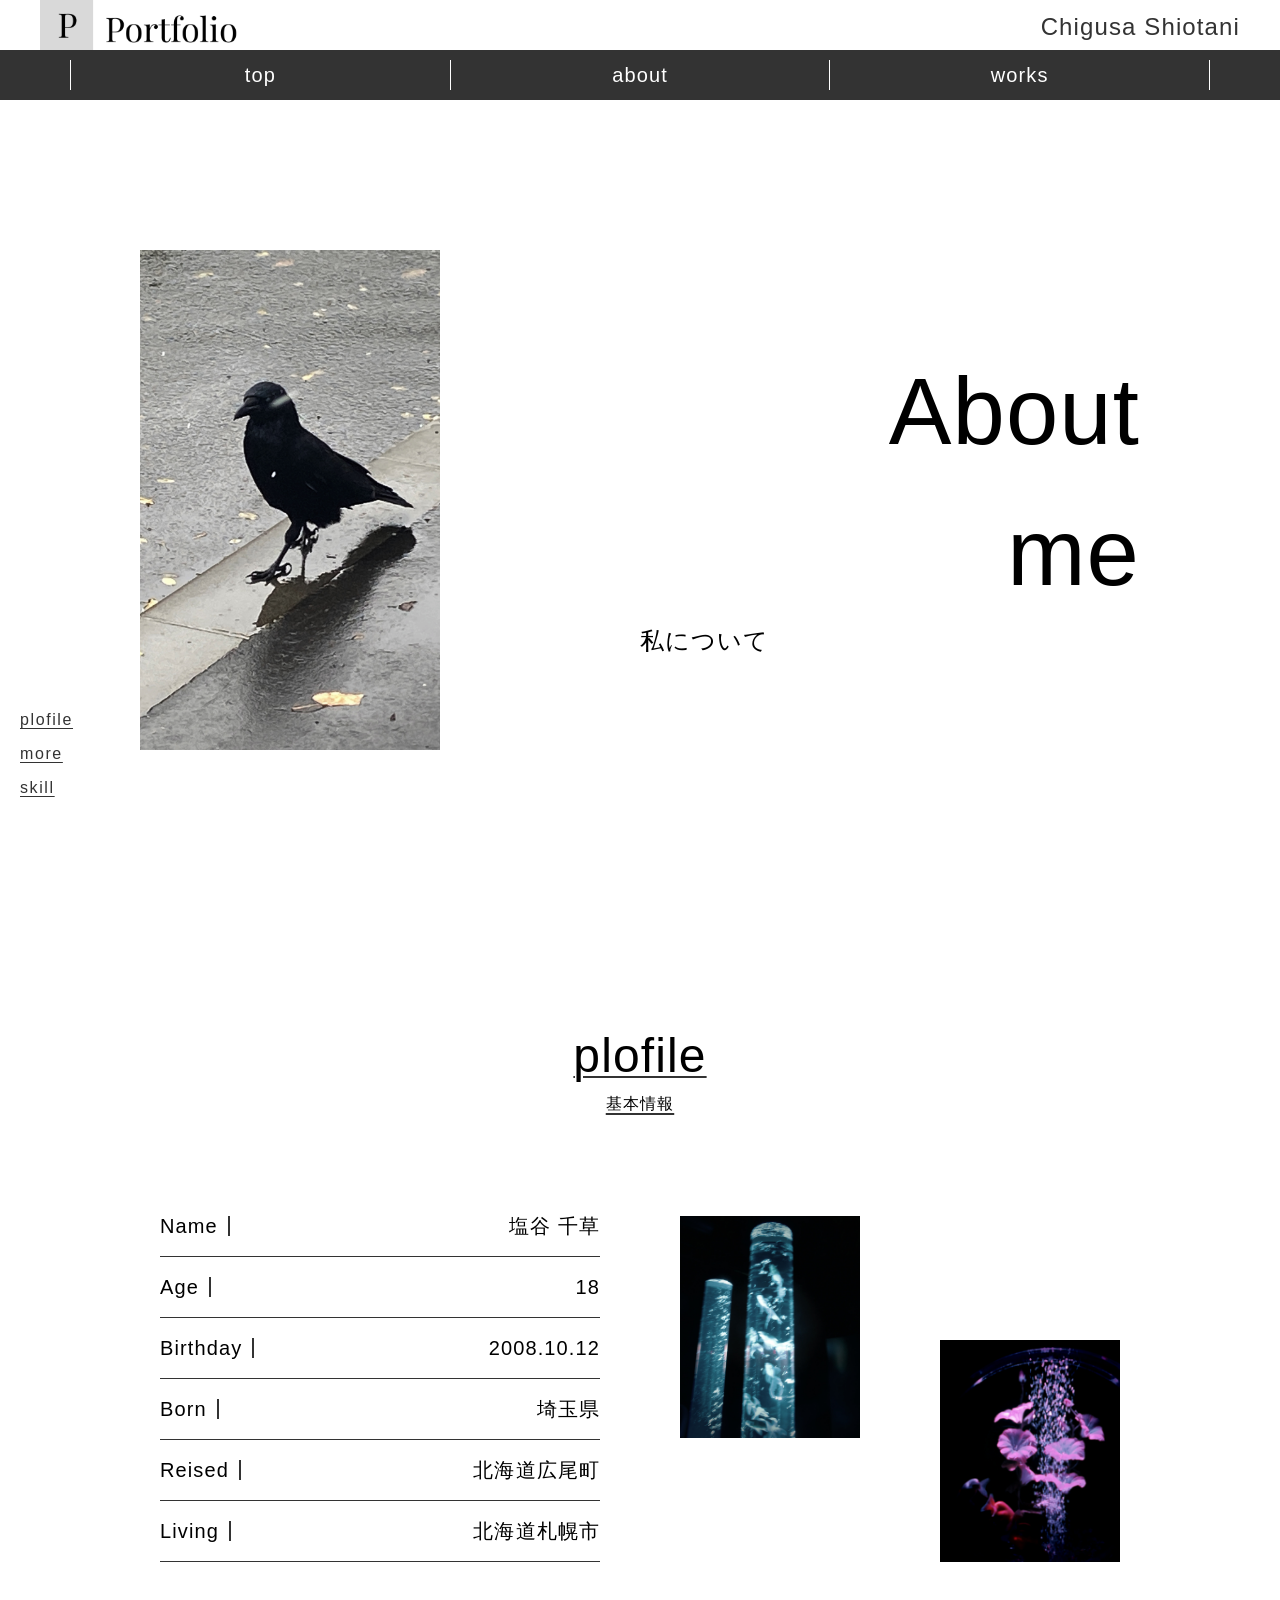
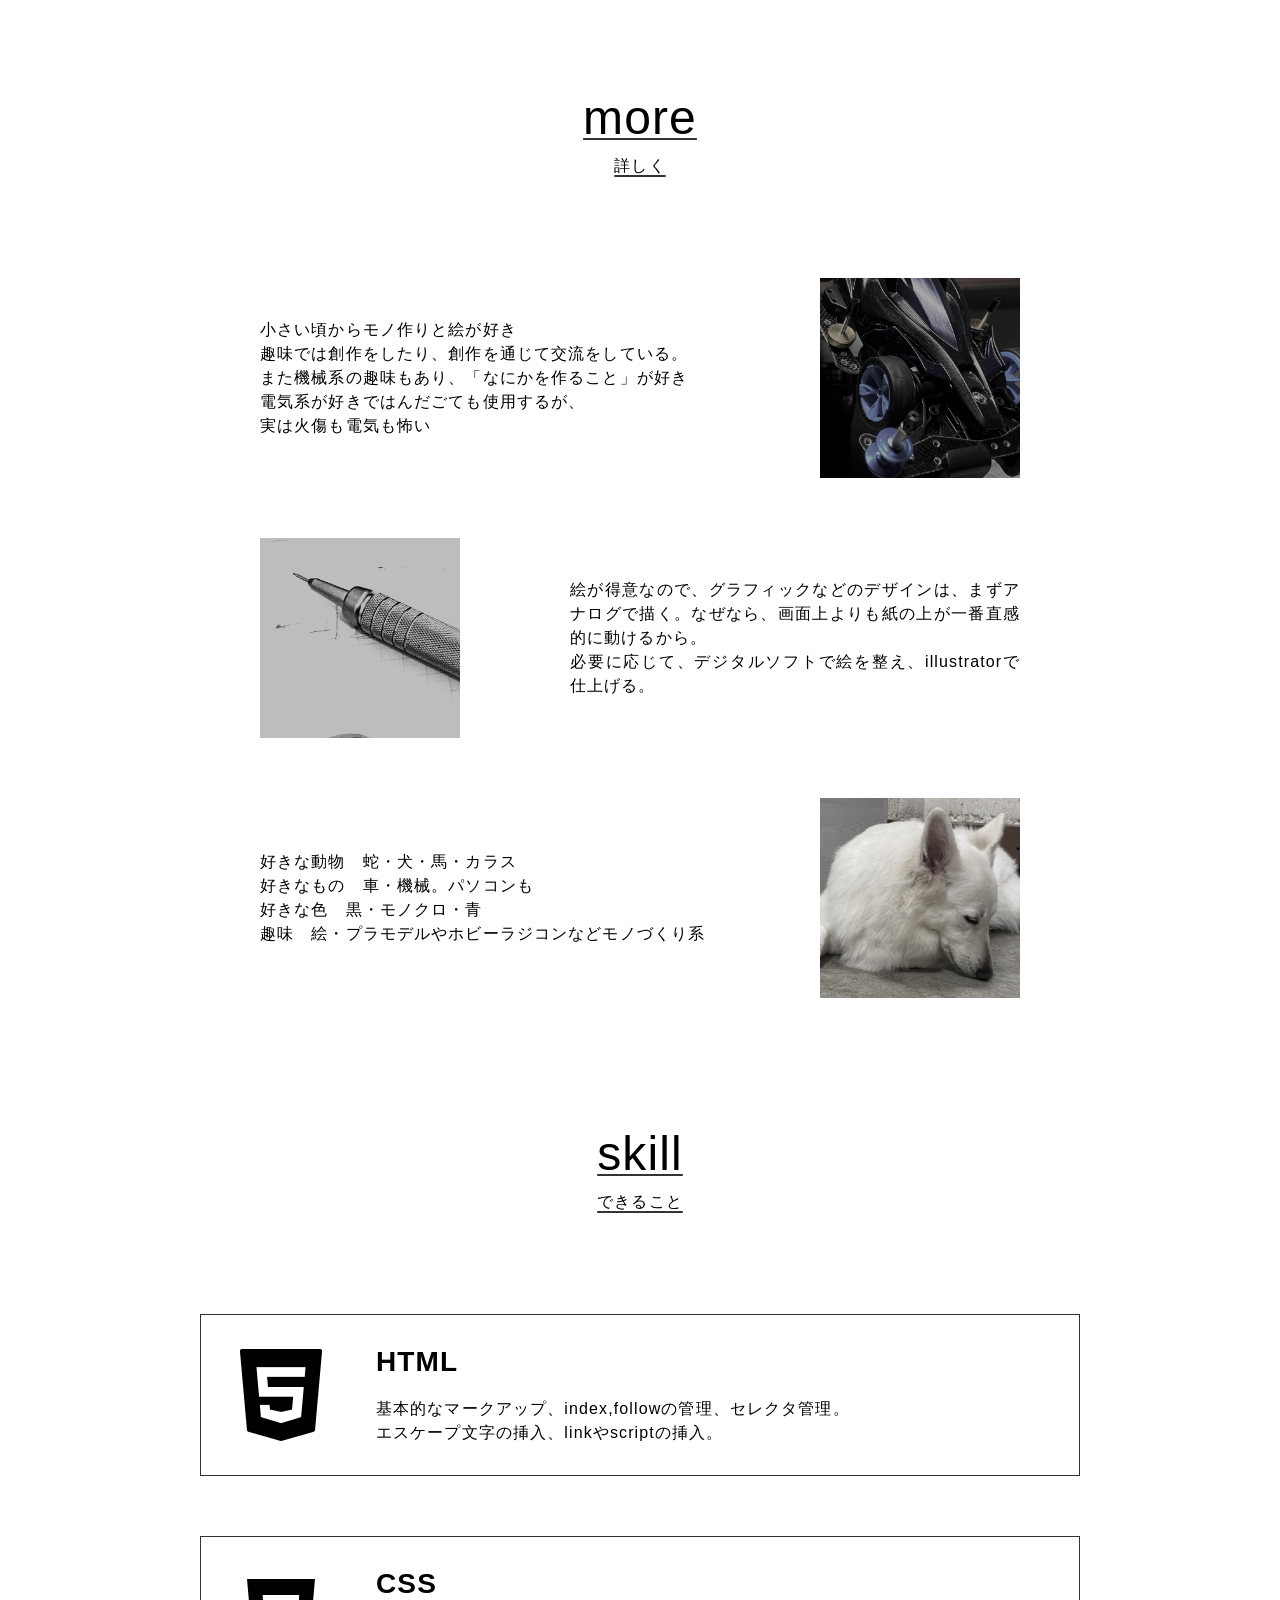
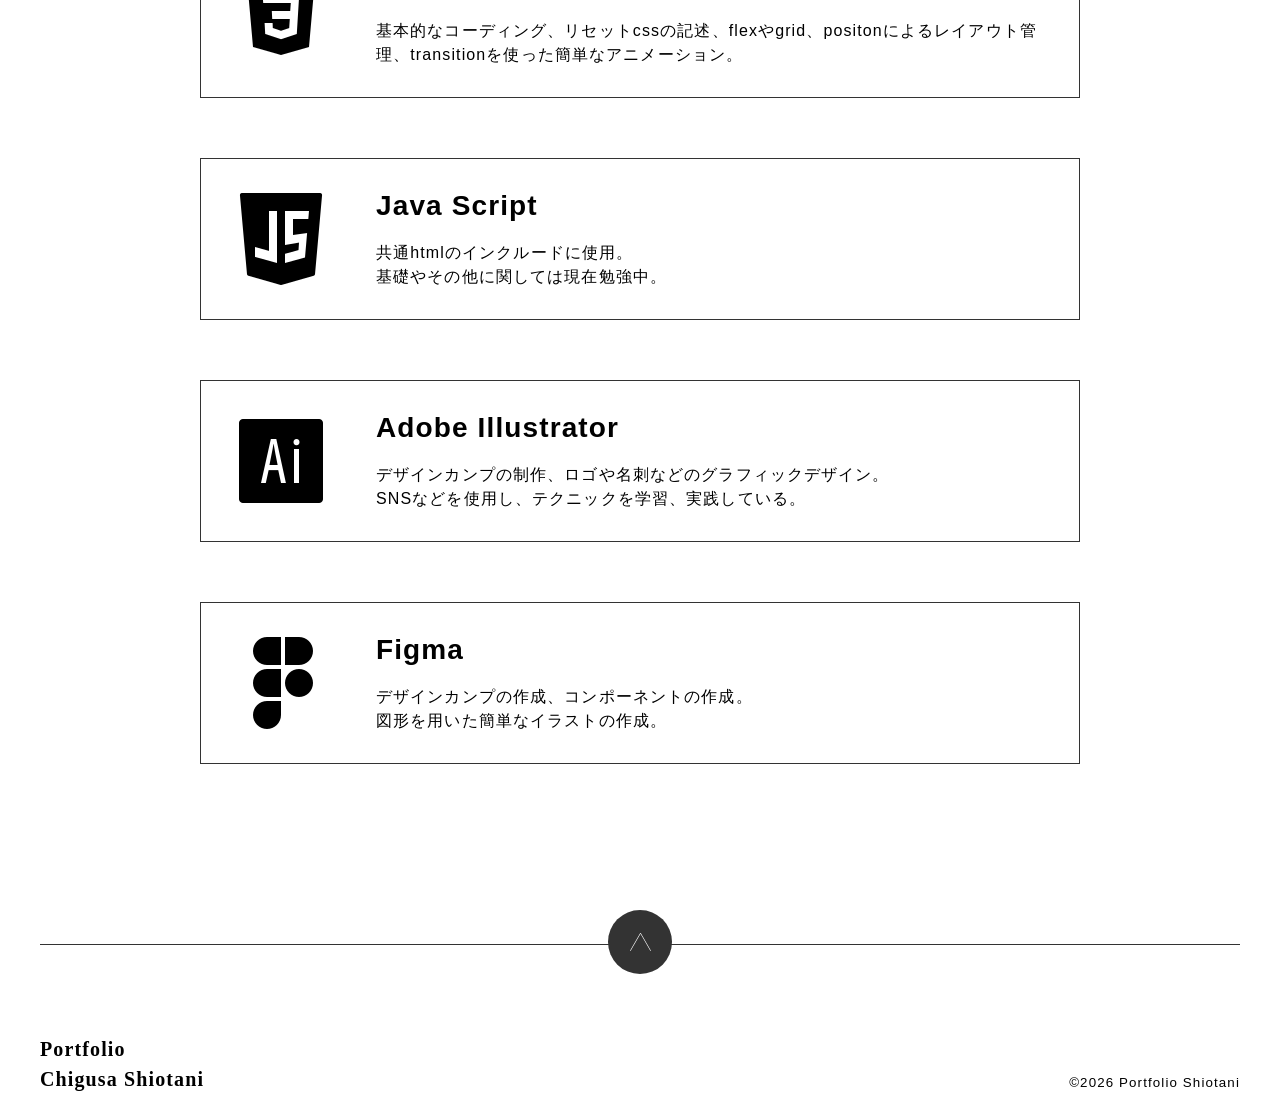
<file: about.html>
<!doctype html>
<html lang="ja">
  <head>
    <meta charset="UTF-8" />
    <meta name="viewport" content="width=device-width, initial-scale=1.0" />
    <link rel="stylesheet" href="css/common.css" />
    <link rel="stylesheet" href="css/about.css" />
    <meta name="robots" content="noindex, nofollow" />
    <link rel="icon" type="image/svg+xml" href="img/logo.svg" />

    <title>Portfolio | About me</title>
  </head>
  <body>
    <div id="header"></div>

    <main id="top">
      <div class="wrap">
        <div class="main-visual">
          <div class="h1-img">
            <img src="img/karas.jpg" alt="濡れた歩道を歩くカラス" />
          </div>
          <h1>About <br />me <span>私について</span></h1>
        </div>
        <div id="plofile">
          <h2>plofile<span>基本情報</span></h2>

          <div class="plofile-content">
            <dl class="plofile-text">
              <div class="dl-list">
                <dt>Name</dt>
                <dd>塩谷 千草</dd>
              </div>
              <div class="dl-list">
                <dt>Age</dt>
                <dd>18</dd>
              </div>
              <div class="dl-list">
                <dt>Birthday</dt>
                <dd><time datetime="2008-10-12">2008.10.12</time></dd>
              </div>
              <div class="dl-list">
                <dt>Born</dt>
                <dd>埼玉県</dd>
              </div>
              <div class="dl-list">
                <dt>Reised</dt>
                <dd>北海道広尾町</dd>
              </div>
              <div class="dl-list">
                <dt>Living</dt>
                <dd>北海道札幌市</dd>
              </div>
            </dl>
            <div class="plofile-img">
              <img src="img/blue-aqua.jpg" alt="青い光と円柱水槽と金魚" />
              <img src="img/purple-flower.jpg" alt="金魚と紫色の花" />
            </div>
          </div>
        </div>

        <div id="more">
          <h2>more<span>詳しく</span></h2>
          <div class="more-container">
            <div class="more-text">
              <p>
                小さい頃からモノ作りと絵が好き<br />
                趣味では創作をしたり、創作を通じて交流をしている。<br />
                また機械系の趣味もあり、「なにかを作ること」が好き<br />
                電気系が好きではんだごても使用するが、<br />
                実は火傷も電気も怖い
              </p>
            </div>
            <div class="more-img">
              <img src="img/mini4wd.jpg" alt="黒いミニ四駆" />
            </div>
          </div>
          <div class="more-container-x">
            <div class="more-text">
              <p>
                絵が得意なので、グラフィックなどのデザインは、まずアナログで描く。なぜなら、画面上よりも紙の上が一番直感的に動けるから。<br />
                必要に応じて、デジタルソフトで絵を整え、illustratorで仕上げる。
              </p>
            </div>
            <div class="more-img">
              <img src="img/pen.jpg" alt="シャープペンシル" />
            </div>
          </div>
          <div class="more-container">
            <div class="more-text">
              <p>
                好きな動物　蛇・犬・馬・カラス<br />
                好きなもの　車・機械。パソコンも<br />
                好きな色　黒・モノクロ・青<br />
                趣味　絵・プラモデルやホビーラジコンなどモノづくり系
              </p>
            </div>
            <div class="more-img">
              <img src="img/inu.jpg" alt="白いスイスシェパード" />
            </div>
          </div>
        </div>

        <div id="skill">
          <h2>skill<span>できること</span></h2>
          <ul class="skill-list">
            <li>
              <div class="img"><img src="img/html.png" alt="htmlロゴ" /></div>
              <div class="skill-text">
                <h3>HTML</h3>
                <p>
                  基本的なマークアップ、index,followの管理、セレクタ管理。<br />
                  エスケープ文字の挿入、linkやscriptの挿入。
                </p>
              </div>
            </li>
            <li>
              <div class="img"><img src="img/css.png" alt="cssロゴ" /></div>
              <div class="skill-text">
                <h3>CSS</h3>
                <p>
                  基本的なコーディング、リセットcssの記述、flexやgrid、positonによるレイアウト管理、transitionを使った簡単なアニメーション。
                </p>
              </div>
            </li>
            <li>
              <div class="img">
                <img src="img/js.png" alt="javascriptロゴ" />
              </div>
              <div class="skill-text">
                <h3>Java Script</h3>
                <p>
                  共通htmlのインクルードに使用。<br />
                  基礎やその他に関しては現在勉強中。
                </p>
              </div>
            </li>
            <li>
              <div class="img">
                <img src="img/illust.png" alt="illustratorロゴ" />
              </div>
              <div class="skill-text">
                <h3>Adobe Illustrator</h3>
                <p>
                  デザインカンプの制作、ロゴや名刺などのグラフィックデザイン。<br />
                  SNSなどを使用し、テクニックを学習、実践している。
                </p>
              </div>
            </li>
            <li>
              <div class="img"><img src="img/figma.png" alt="figmaロゴ" /></div>
              <div class="skill-text">
                <h3>Figma</h3>
                <p>
                  デザインカンプの作成、コンポーネントの作成。<br />
                  図形を用いた簡単なイラストの作成。
                </p>
              </div>
            </li>
          </ul>
        </div>
      </div>
      <ul class="page-link">
        <li><a href="#plofile">plofile</a></li>
        <li><a href="#more">more</a></li>
        <li><a href="#skill">skill</a></li>
      </ul>
    </main>

    <div id="footer"></div>

    <script src="script.js"></script>
  </body>
</html>
</file>
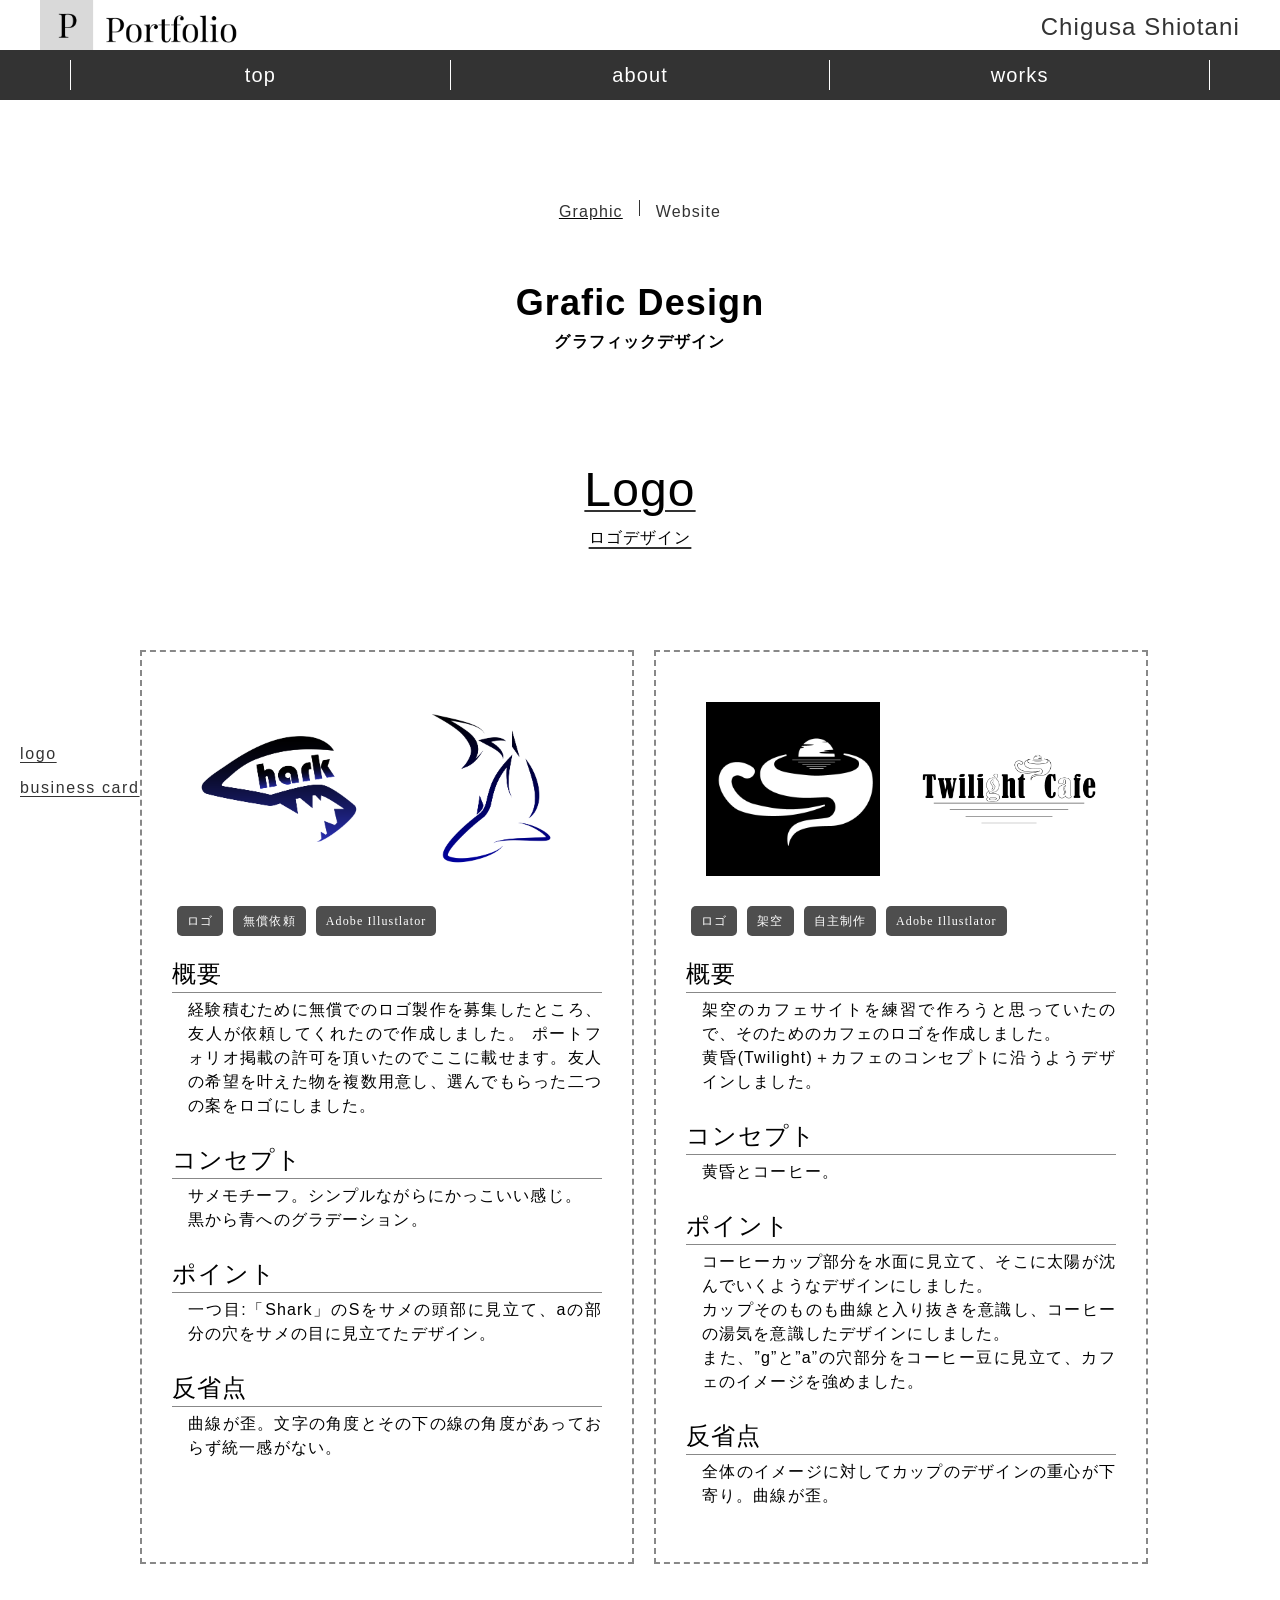
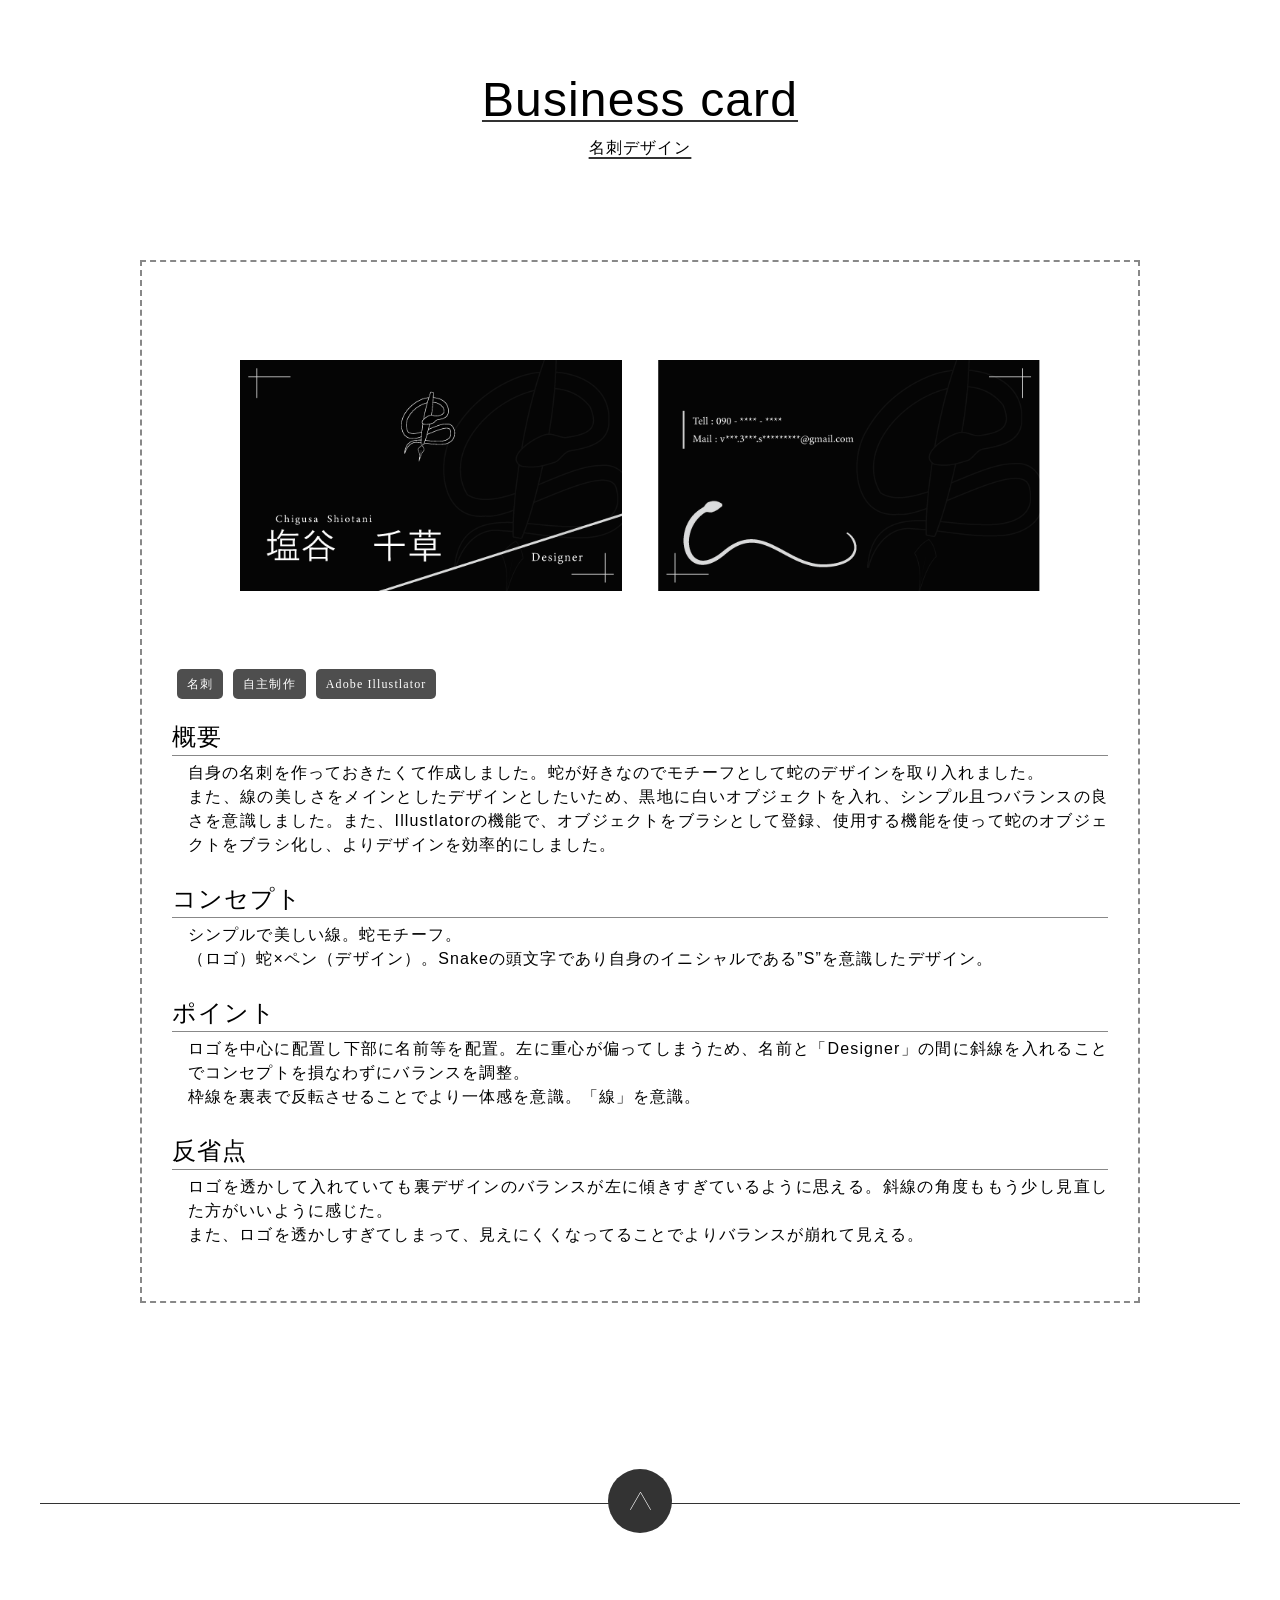
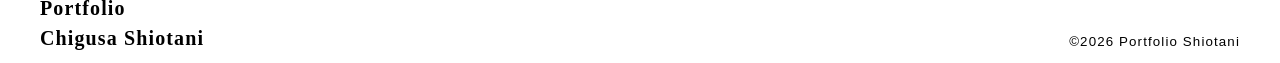
<file: graphic.html>
<!doctype html>
<html lang="ja">
  <head>
    <meta charset="UTF-8" />
    <meta name="viewport" content="width=device-width, initial-scale=1.0" />
    <link rel="stylesheet" href="css/common.css" />
    <link rel="stylesheet" href="css/grafic.css" />
    <meta name="robots" content="noindex, nofollow" />
    <link rel="icon" type="image/svg+xml" href="img/logo.svg" />

    <title>Portfolio | Grafic</title>
  </head>
  <body>
    <div id="header"></div>

    <main>
      <div class="wrap">
        <div class="main-visual">
          <div class="works-link">
            <ul>
              <li><a href="graphic.html">Graphic</a></li>
              <li><a href="website.html">Website</a></li>
            </ul>
          </div>
          <h1>Grafic Design <span>グラフィックデザイン</span></h1>
        </div>

        <section id="logo">
          <h2>Logo<span>ロゴデザイン</span></h2>
          <div class="logo-container">
            <!-- カード部分 -->
            <div class="logo-content">
              <div class="logo-img">
                <img src="img/samelogo-04.png" alt="" /><img
                  src="img/samelogo-05.png"
                  alt=""
                />
              </div>
              <!-- tag部分 -->
              <div class="tag-container">
                <span class="tag">ロゴ</span>
                <span class="tag">無償依頼</span>
                <span class="tag">Adobe Illustlator</span>
              </div>
              <!-- ここまで -->
              <div class="text-cont">
                <div class="text-sec">
                  <h3>概要</h3>
                  <p>
                    経験積むために無償でのロゴ製作を募集したところ、
                    友人が依頼してくれたので作成しました。
                    ポートフォリオ掲載の許可を頂いたのでここに載せます。友人の希望を叶えた物を複数用意し、選んでもらった二つの案をロゴにしました。
                  </p>
                </div>
                <div class="text-sec">
                  <h3>コンセプト</h3>
                  <p>
                    サメモチーフ。シンプルながらにかっこいい感じ。<br />
                    黒から青へのグラデーション。
                  </p>
                </div>
                <div class="text-sec">
                  <h3>ポイント</h3>
                  <p>
                    一つ目:「Shark」のSをサメの頭部に見立て、aの部分の穴をサメの目に見立てたデザイン。
                  </p>
                </div>
                <div class="text-sec">
                  <h3>反省点</h3>
                  <p>
                    曲線が歪。文字の角度とその下の線の角度があっておらず統一感がない。
                  </p>
                </div>
              </div>
            </div>
            <div class="logo-content">
              <div class="logo-img">
                <img src="img/TwilightCafe-kuro.png" alt="" /><img
                  src="img/TwilightCafe-banner.png"
                  alt=""
                />
              </div>
              <!-- tag部分 -->
              <div class="tag-container">
                <span class="tag">ロゴ</span>
                <span class="tag">架空</span>
                <span class="tag">自主制作</span>
                <span class="tag">Adobe Illustlator</span>
              </div>
              <!-- ここまで -->
              <div class="text-cont">
                <div class="text-sec">
                  <h3>概要</h3>
                  <p>
                    架空のカフェサイトを練習で作ろうと思っていたので、そのためのカフェのロゴを作成しました。<br />
                    黄昏(Twilight)＋カフェのコンセプトに沿うようデザインしました。
                  </p>
                </div>
                <div class="text-sec">
                  <h3>コンセプト</h3>
                  <p>黄昏とコーヒー。</p>
                </div>
                <div class="text-sec">
                  <h3>ポイント</h3>
                  <p>
                    コーヒーカップ部分を水面に見立て、そこに太陽が沈んでいくようなデザインにしました。<br />
                    カップそのものも曲線と入り抜きを意識し、コーヒーの湯気を意識したデザインにしました。<br />
                    また、”g”と”a”の穴部分をコーヒー豆に見立て、カフェのイメージを強めました。
                  </p>
                </div>
                <div class="text-sec">
                  <h3>反省点</h3>
                  <p>
                    全体のイメージに対してカップのデザインの重心が下寄り。曲線が歪。
                  </p>
                </div>
              </div>
            </div>
          </div>
        </section>

        <section id="business">
          <h2>Business card<span>名刺デザイン</span></h2>

          <div class="business-container">
            <div class="business-content">
              <div class="business-img">
                <img src="img/meishi.png" alt="" /><img
                  src="img/meisiura.png"
                  alt=""
                />
              </div>
              <!-- tag部分 -->
              <div class="tag-container">
                <span class="tag">名刺</span>
                <span class="tag">自主制作</span>
                <span class="tag">Adobe Illustlator</span>
              </div>
              <!-- ここまで -->
              <div class="text-cont">
                <div class="text-sec">
                  <h3>概要</h3>
                  <p>
                    自身の名刺を作っておきたくて作成しました。蛇が好きなのでモチーフとして蛇のデザインを取り入れました。<br />
                    また、線の美しさをメインとしたデザインとしたいため、黒地に白いオブジェクトを入れ、シンプル且つバランスの良さを意識しました。また、Illustlatorの機能で、オブジェクトをブラシとして登録、使用する機能を使って蛇のオブジェクトをブラシ化し、よりデザインを効率的にしました。
                  </p>
                </div>
                <div class="text-sec">
                  <h3>コンセプト</h3>
                  <p>
                    シンプルで美しい線。蛇モチーフ。<br />
                    （ロゴ）蛇×ペン（デザイン）。Snakeの頭文字であり自身のイニシャルである”S”を意識したデザイン。
                  </p>
                </div>
                <div class="text-sec">
                  <h3>ポイント</h3>
                  <p>
                    ロゴを中心に配置し下部に名前等を配置。左に重心が偏ってしまうため、名前と「Designer」の間に斜線を入れることでコンセプトを損なわずにバランスを調整。<br />
                    枠線を裏表で反転させることでより一体感を意識。「線」を意識。
                  </p>
                </div>
                <div class="text-sec">
                  <h3>反省点</h3>
                  <p>
                    ロゴを透かして入れていても裏デザインのバランスが左に傾きすぎているように思える。斜線の角度ももう少し見直した方がいいように感じた。<br />
                    また、ロゴを透かしすぎてしまって、見えにくくなってることでよりバランスが崩れて見える。
                  </p>
                </div>
              </div>
            </div>
          </div>
        </section>
      </div>
      <ul class="page-link">
        <li><a href="#logo">logo</a></li>
        <li><a href="#business">business card</a></li>
      </ul>
    </main>

    <div id="footer"></div>

    <script src="script.js"></script>
  </body>
</html>
</file>
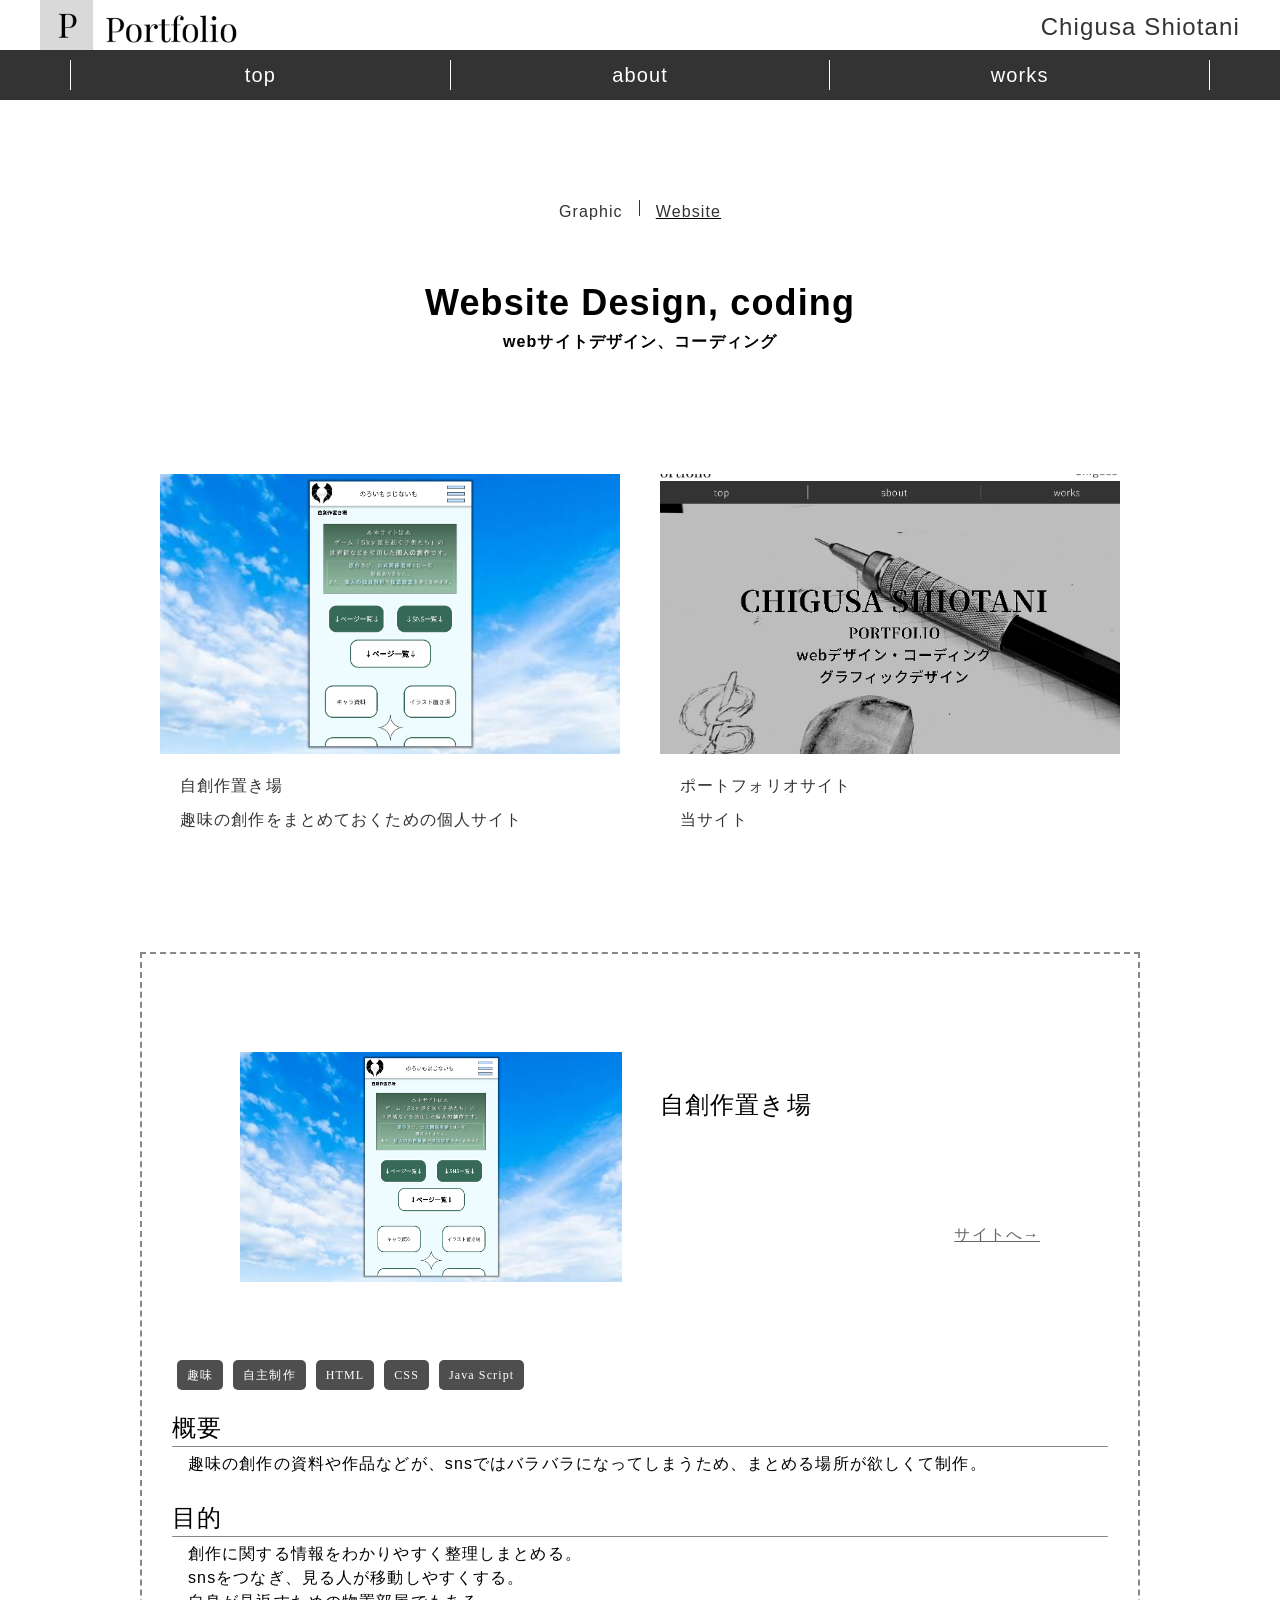
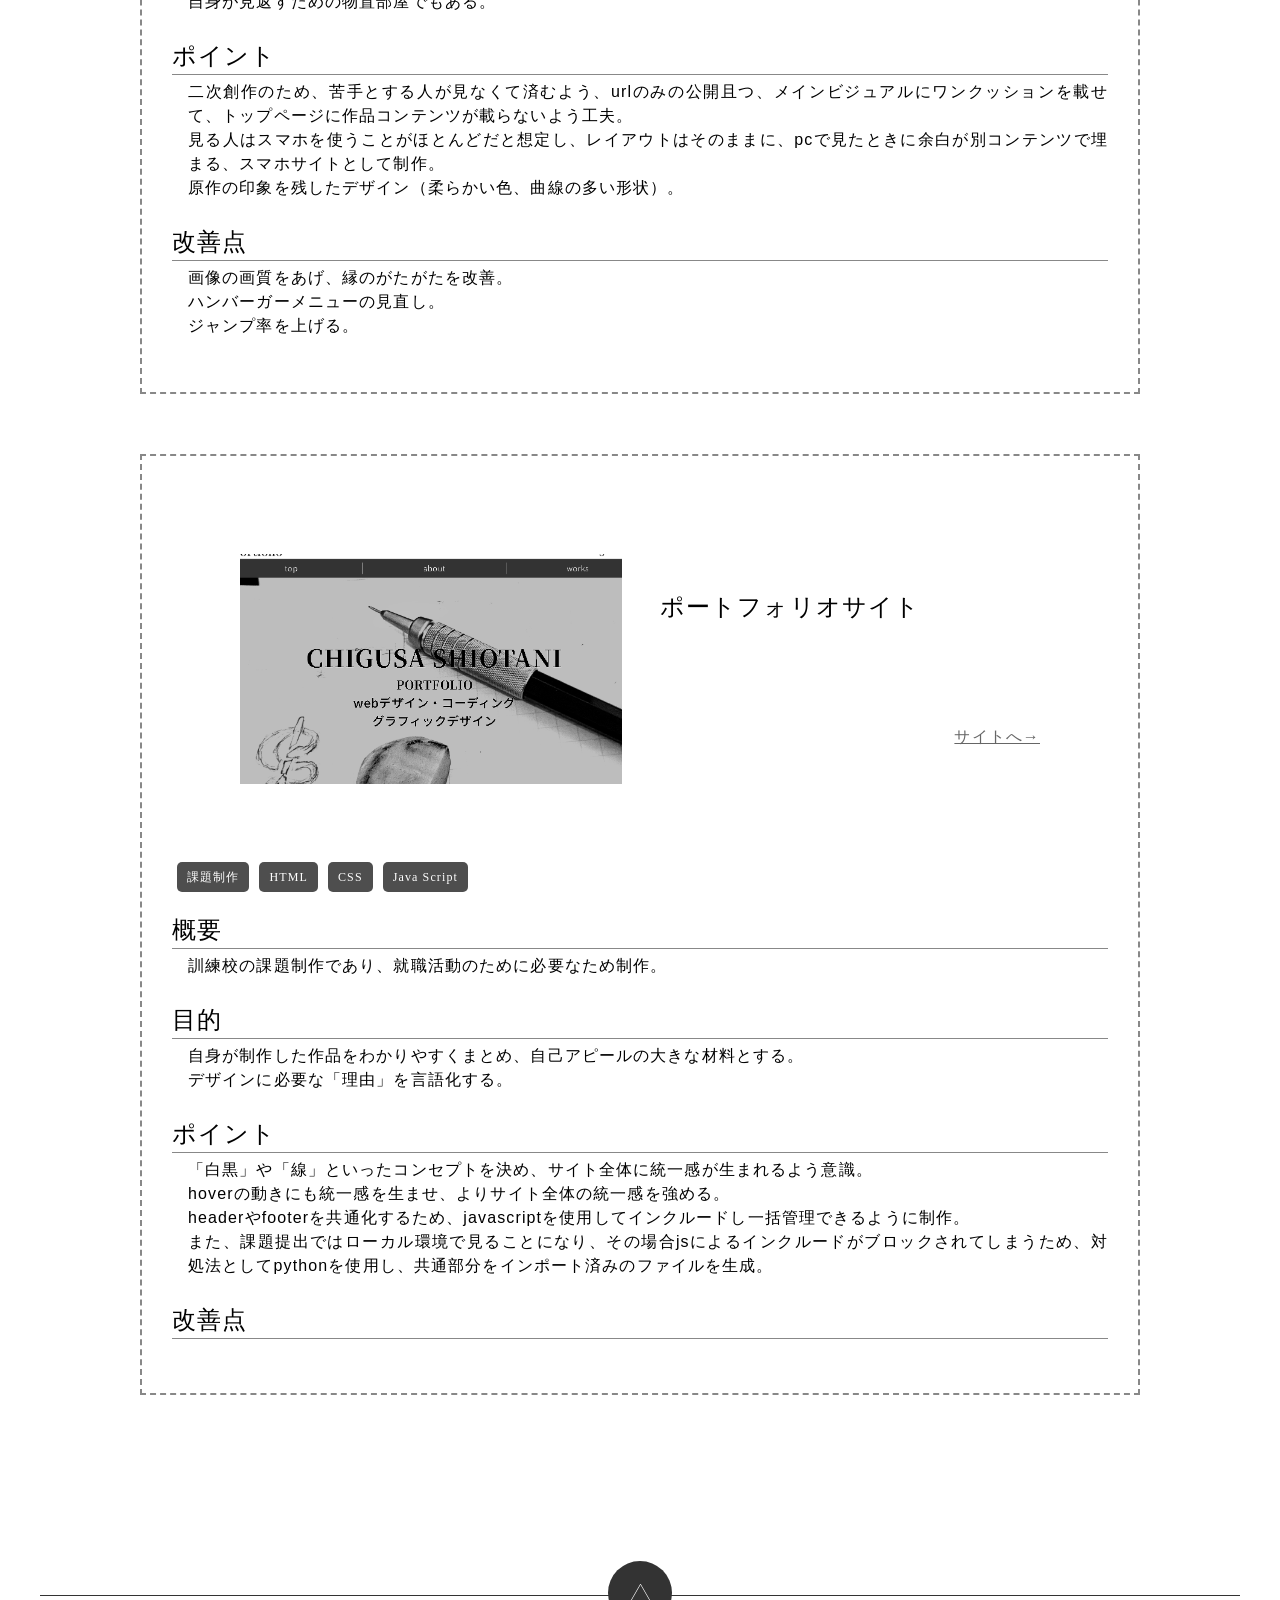
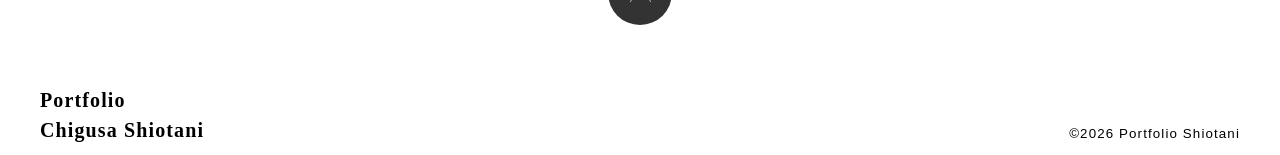
<file: website.html>
<!doctype html>
<html lang="ja">
  <head>
    <meta charset="UTF-8" />
    <meta name="viewport" content="width=device-width, initial-scale=1.0" />
    <link rel="stylesheet" href="css/common.css" />
    <link rel="stylesheet" href="css/web.css" />
    <meta name="robots" content="noindex, nofollow" />

    <link rel="icon" type="image/svg+xml" href="img/logo.svg" />

    <title>Portfolio | Website</title>
  </head>
  <body>
    <div id="header"></div>

    <main>
      <div class="wrap">
        <div class="main-visual">
          <div class="works-link">
            <ul>
              <li><a href="graphic.html">Graphic</a></li>
              <li><a href="website.html">Website</a></li>
            </ul>
          </div>

          <h1>
            Website Design, coding <span>webサイトデザイン、コーディング</span>
          </h1>

          <section class="web-grid">
            <a href="#web1" class="web-item1">
              <div class="item-img">
                <img src="img/web1-desc.png" alt="" />
              </div>
              <h2>自創作置き場</h2>
              <p>趣味の創作をまとめておくための個人サイト</p>
            </a>
            <a href="#web2" class="web-item2">
              <div class="item-img">
                <img src="img/portfolio.png" alt="" />
              </div>
              <h2>ポートフォリオサイト</h2>
              <p>当サイト</p>
            </a>
          </section>
        </div>

        <section id="web1">
          <div class="web-container">
            <div class="web-content">
              <div class="web-img">
                <img src="img/web1-desc.png" alt="" />
                <div class="web-imgtext">
                  <h2>自創作置き場</h2>
                  <p>
                    <a
                      href="https://shigure-wip.github.io/skysousaku.html/"
                      target="_blank"
                      >サイトへ→</a
                    >
                  </p>
                </div>
              </div>
              <!-- tag部分 -->
              <div class="tag-container">
                <span class="tag">趣味</span>
                <span class="tag">自主制作</span>
                <span class="tag">HTML</span>
                <span class="tag">CSS</span>
                <span class="tag">Java Script</span>
              </div>
              <!-- ここまで -->
              <div class="text-cont">
                <div class="text-sec">
                  <h3>概要</h3>
                  <p>
                    趣味の創作の資料や作品などが、snsではバラバラになってしまうため、まとめる場所が欲しくて制作。<br />
                  </p>
                </div>
                <div class="text-sec">
                  <h3>目的</h3>
                  <p>
                    創作に関する情報をわかりやすく整理しまとめる。<br />
                    snsをつなぎ、見る人が移動しやすくする。<br />
                    自身が見返すための物置部屋でもある。
                  </p>
                </div>
                <div class="text-sec">
                  <h3>ポイント</h3>
                  <p>
                    二次創作のため、苦手とする人が見なくて済むよう、urlのみの公開且つ、メインビジュアルにワンクッションを載せて、トップページに作品コンテンツが載らないよう工夫。<br />
                    見る人はスマホを使うことがほとんどだと想定し、レイアウトはそのままに、pcで見たときに余白が別コンテンツで埋まる、スマホサイトとして制作。<br />
                    原作の印象を残したデザイン（柔らかい色、曲線の多い形状）。
                  </p>
                </div>
                <div class="text-sec">
                  <h3>改善点</h3>
                  <p>
                    画像の画質をあげ、縁のがたがたを改善。<br />
                    ハンバーガーメニューの見直し。<br />
                    ジャンプ率を上げる。
                  </p>
                </div>
              </div>
            </div>
          </div>
        </section>

        <section id="web2">
          <div class="web-container">
            <div class="web-content">
              <div class="web-img">
                <img src="img/portfolio.png" alt="" />
                <div class="web-imgtext">
                  <h2>ポートフォリオサイト</h2>
                  <p>
                    <a
                      href="https://shigure-wip.github.io/Portfolio-site-shi"
                      target="_blank"
                      >サイトへ→</a
                    >
                  </p>
                </div>
              </div>
              <!-- tag部分 -->
              <div class="tag-container">
                <span class="tag">課題制作</span>
                <span class="tag">HTML</span>
                <span class="tag">CSS</span>
                <span class="tag">Java Script</span>
              </div>
              <!-- ここまで -->
              <div class="text-cont">
                <div class="text-sec">
                  <h3>概要</h3>
                  <p>
                    訓練校の課題制作であり、就職活動のために必要なため制作。
                  </p>
                </div>
                <div class="text-sec">
                  <h3>目的</h3>
                  <p>
                    自身が制作した作品をわかりやすくまとめ、自己アピールの大きな材料とする。<br />
                    デザインに必要な「理由」を言語化する。
                  </p>
                </div>
                <div class="text-sec">
                  <h3>ポイント</h3>
                  <p>
                    「白黒」や「線」といったコンセプトを決め、サイト全体に統一感が生まれるよう意識。<br />
                    hoverの動きにも統一感を生ませ、よりサイト全体の統一感を強める。<br />
                    headerやfooterを共通化するため、javascriptを使用してインクルードし一括管理できるように制作。<br />
                    また、課題提出ではローカル環境で見ることになり、その場合jsによるインクルードがブロックされてしまうため、対処法としてpythonを使用し、共通部分をインポート済みのファイルを生成。
                  </p>
                </div>
                <div class="text-sec">
                  <h3>改善点</h3>
                  <p></p>
                </div>
              </div>
            </div>
          </div>
        </section>
      </div>
    </main>

    <div id="footer"></div>

    <script src="script.js"></script>
  </body>
</html>
</file>
<file: css/common.css>
@charset "utf-8";

html {
  scroll-behavior: smooth;
}
/* reset *****************************************/

* {
  margin: 0;
  padding: 0;
  box-sizing: border-box;
}

img {
  width: 100%;
  vertical-align: bottom;
}

li {
  list-style: none;
}

a {
  text-decoration: none;
  color: #333;
}
nav a {
  color: #fff;
}

/* End of reset *****************************************/
/* common *****************************************/
[id] {
  scroll-margin-top: 90px;
}

body {
  font-family: "Noto Sans JP", "MS PMincho", "ＭＳ Ｐ明朝", sans-serif;
  line-height: 1.5;
  letter-spacing: 0.07em;
}

.wrap {
  width: clamp(370px, 100%, 1000px);
  margin: 0 auto;
}
/* header *****************************************/

header {
  position: fixed;
  top: 0;
  z-index: 9999;
  background-color: #fff;
  width: 100%;
  .inner {
    max-width: 1200px;
    height: 50px;
    margin: 0 auto;
    display: flex;
    justify-content: space-between;
    align-items: flex-end;
    .logo {
      width: 205px;
    }
    p {
      font-size: 24px;
      padding-bottom: 5px;
    }
  }
}
/* nav *****************************************/
nav {
  background-color: #333;
  font-weight: 300;
  width: 100%;
  height: 50px;
  display: grid;
  place-items: center;
  ul {
    padding: 0 30px;
    /* width: 1200px; */
    width: clamp(400px, 100%, 1200px);
    height: 24px;
    display: flex;
    justify-content: center;
    align-items: center;
    li {
      width: auto;
      font-size: 20px;
      flex: 1;
      text-align: center;
      border-left: 1px solid #fff;
      border-right: 1px solid #fff;

      a {
        display: block;
        width: 100%;
        transition: 0.2s;
      }
    }
    li:first-child {
      margin-right: -1px;
    }
    li:last-child {
      margin-left: -1px;
    }
  }
}

nav a:hover {
  opacity: 0.7;
  font-size: 26px;
  transition: 0.5s;
}

*:hover {
  transition-timing-function: ease-in-out;
}

/* footer *****************************************/

footer {
  position: relative;
  .inner {
    border-top: 1px solid #333;
    width: clamp(370px, 96%, 1200px);
    margin: 0 auto;
    height: 160px;
    padding-bottom: 10px;
    display: flex;
    justify-content: space-between;
    align-items: flex-end;
    .text {
      font-size: 20px;
      font-family: serif;
      font-weight: bold;
    }
  }
}

/* totop */
#top {
  scroll-margin-top: 100px;
}

.totop {
  width: 64px;
  position: absolute;
  bottom: 130px;
  left: 50%;
  transform: translate(-50%, 0);
}

.totop:hover {
  filter: invert(100%);
  transition: filter 0.3s ease;
}

/*  *****************************************/
main {
  margin-top: 100px;
}
/* h2 *****************************************/

h2 {
  margin-bottom: 100px;
  font-weight: 500;
  /* width: fit-content; */
  font-size: 48px;
  text-align: center;
  /* border-bottom: #333 solid 1px; */
  text-decoration: underline;
  text-decoration-color: #333;
  text-decoration-thickness: 2px;
  text-underline-offset: 4px;
  span {
    text-decoration-thickness: 1.5px;
    display: block;
    font-size: 16px;
  }
}

/* tag *****************************************/

.tag-container {
  display: flex;
  flex-wrap: wrap;
  gap: 10px;
  margin: 5px;
  .tag {
    display: inline-block;
    padding: 6px 10px;
    background-color: #4e4e4e;
    color: #fff;
    border-radius: 5px;
    font-size: 12px;
    font-family: serif;
  }
}

/*  *****************************************/
.works-link {
  padding-top: 100px;
  margin-bottom: 60px;
  font-size: 16px;
  ul {
    display: flex;
    justify-content: center;
    height: 16px;
    li {
      padding: 0 16px;
      border-right: #333 1px solid;
      &:last-child {
        border-right: none;
      }
      a {
        transition: 0.4s;

        &:hover {
          letter-spacing: 0.2em;
          transition: 0.4s;
        }
      }
    }
  }
}

/* page-link */

.page-link {
  padding-left: 20px;
  margin-bottom: 20px;
  position: fixed;
  z-index: 10;
  bottom: 70px;
  left: 0;
  li {
    margin-bottom: 10px;
  }
  a {
    /* display: block; */
    text-decoration: underline;
    text-underline-offset: 3px;
    transition: 0.3s;
    letter-spacing: 0.1em;
    &:last-child {
      margin-bottom: 0;
    }
    &:hover {
      letter-spacing: 0.2em;
      transition: 0.3s;
    }
  }
}

@media (max-width: 767px) {
  header {
    .inner {
      p {
        display: none;
      }
    }
  }
  nav {
    ul {
      height: 22px;
      li {
        font-size: 18px;
      }
    }
  }
  footer {
    .inner {
      padding-top: 60px;
      flex-direction: column;
      align-items: center;
      gap: 30px;
    }
  }
}
</file>
<file: css/about.css>
@charset "utf-8";

.wrap {
  margin-bottom: 180px;
}

/* main-visual */
.main-visual {
  height: calc(100vh - 100px);
  margin-bottom: 120px;
  display: flex;
  justify-content: space-between;
  align-items: center;
  .h1-img {
    height: 500px;
    width: 300px;
    img {
      height: 100%;
      object-fit: cover;
    }
  }
  h1 {
    font-weight: 400;
    text-align: right;
    font-size: 94px;
    width: 500px;
    span {
      display: block;
      font-size: 24px;
      text-align: left;
    }
  }
}

/* plofile */
#plofile {
  margin-bottom: 120px;
}

.plofile-content {
  padding: 0px 20px;
  display: flex;
  justify-content: space-between;
  gap: 60px;
  div,
  dl {
    flex: 1;
  }
  dl {
    font-size: 20px;
    div {
      display: flex;
      justify-content: space-between;
      line-height: 1;
      padding-bottom: 20px;
      margin-bottom: 20px;
      border-bottom: 1px solid #333;
      &:last-child {
        margin-bottom: 0;
      }
      dt {
        border-right: 2px solid #333;
        padding-right: 10px;
      }
    }
  }
}

.plofile-img {
  display: flex;
  align-items: start;
  justify-content: space-between;
  padding-left: 20px;
  img:last-child {
    align-self: flex-end;
  }
  img {
    display: block;
    width: 180px;
    height: 222px;
  }
}

/* more */

#more {
  margin-bottom: 120px;
  padding: 0px 120px;

  div {
    display: flex;
    justify-content: space-between;
    align-items: center;
    margin-bottom: 60px;
    text-align: justify;
    &:last-child {
      margin-bottom: 0;
    }
    .more-text {
      width: 450px;
      margin: auto 0;
    }
    .more-img {
      width: 200px;
      height: 200px;
    }
  }
}
.more-container-x {
  flex-direction: row-reverse;
}

/* skill */
#skill {
  padding: 0px 60px;
}
.skill-list {
  li {
    background-color: #fff;
    width: 100%;
    /* height: 160px; */
    padding: 30px;
    border: 1px solid #333;
    display: flex;
    gap: 45px;
    align-items: center;
    margin-bottom: 60px;
    &:last-child {
      margin-bottom: 0;
    }
    .img {
      width: 100px;
      height: 100px;
      flex-shrink: 0;
    }
    .skill-text {
      height: 100px;
      display: flex;
      flex-direction: column;
      justify-content: space-between;
      h3 {
        font-size: 28px;
        line-height: 1.2;
      }
    }
  }
}

@media (max-width: 767px) {
  .main-visual {
    display: block;
    position: relative;
    width: 100%;
    .h1-img {
      position: absolute;
      opacity: 0.5;
      height: 450px;
      top: 10px;
      left: 10px;
    }
    h1 {
      padding: 16px;
      position: relative;
      top: 50%;
      transform: translate(0, -60%);
      z-index: 1;
      width: 96%;
      margin-left: auto;
    }
  }

  .plofile-content {
    padding: 0 32px;
    flex-direction: column;
    .plofile-img {
      flex: 0;
      padding: 0;
      img {
        width: 160px;
        height: 230px;
        object-fit: cover;
      }
      img:last-child {
        margin-top: 120px;
      }
    }
  }

  #more {
    padding: 0px 24px;
    div {
      flex-direction: column-reverse;
      align-items: start;
      gap: 16px;

      .more-text {
        width: 100%;
      }
      .more-img {
        margin-left: 16px;
        width: 100px;
        height: 100px;
      }
    }
    .more-container-x {
      .more-img {
        margin-left: auto;
        margin-right: 16px;
      }
    }
  }

  #skill {
    padding: 0px 28px;
  }
  .skill-list {
    li {
      display: block;
      .img {
        margin-bottom: 16px;
      }
      .skill-text {
        height: auto;
        gap: 16px;
      }
    }
  }
}
</file>
<file: css/grafic.css>
@charset "utf-8";

/* h1 */
h1 {
  font-size: 36px;
  text-align: center;
  margin-bottom: 100px;
  span {
    display: block;
    font-size: 16px;
  }
}

.main-visual {
  width: 100%;
}

main {
  margin-bottom: 200px;
}

.works-link {
  ul {
    li:first-child {
      text-decoration: underline;
    }
  }
}

/* logo */

#logo {
  margin-bottom: 100px;
}
.logo-container {
  display: grid;
  grid-template-columns: 1fr 1fr;
  gap: 40px 20px;
  .logo-content {
    padding: 30px;
    border: 2px dashed #888;
    .logo-img {
      width: 430px;
      padding: 20px;
      display: flex;
      justify-content: space-between;
      img {
        display: block;
        width: 174px;
        height: 174px;
        object-fit: contain;
      }
    }

    .tag-container {
      margin-top: 10px;
      margin-bottom: 20px;
    }

    .text-sec {
      margin-bottom: 24px;
      h3 {
        border-bottom: 1px solid #888;
        margin-bottom: 5px;
        font-size: 24px;
        font-weight: 500;
      }
      p {
        padding-left: 1em;
        text-align: justify;
      }
    }
  }
}

/* business card */

.business-container {
  display: grid;
  grid-template-columns: 1fr;
  gap: 40px 20px;
  .business-content {
    padding: 30px;
    border: 2px dashed #888;
    .business-img {
      padding: 68px;
      display: flex;
      justify-content: space-between;
      img {
        display: block;
        width: 382px;
        object-fit: contain;
      }
    }

    .tag-container {
      margin-top: 10px;
      margin-bottom: 20px;
    }

    .text-sec {
      margin-bottom: 24px;
      h3 {
        border-bottom: 1px solid #888;
        margin-bottom: 5px;
        font-size: 24px;
        font-weight: 500;
      }
      p {
        padding-left: 1em;
        text-align: justify;
      }
    }
  }
}

@media (max-width: 767px) {
  #logo {
    margin-bottom: 132px;
  }
  .logo-container {
    width: 100%;
    grid-template-columns: 1fr;
    .logo-content {
      .logo-img {
        flex-direction: column;
        align-items: center;
        width: 90%;
      }
    }
  }

  .business-container {
    .business-content {
      .business-img {
        margin-bottom: 20px;
        flex-direction: column;
        align-items: center;
        padding: 0;
        gap: 20px;
        img {
          width: 90%;
        }
      }
    }
  }
}
</file>
<file: css/web.css>
@charset "utf-8";
/* h1 */
h1 {
  font-size: 36px;
  text-align: center;
  margin-bottom: 100px;
  span {
    display: block;
    font-size: 16px;
  }
}

.main-visual {
  width: 100%;
}

main {
  margin-bottom: 200px;
}

.works-link {
  ul {
    li:last-child {
      text-decoration: underline;
    }
  }
}

/*  */

.web-grid {
  padding: 20px;
  margin-bottom: 100px;
  display: grid;
  grid-template-columns: repeat(2, 1fr);
  gap: 40px;
  .item-img {
    width: 100%;
    height: 280px;
    margin-bottom: 20px;
    img {
      height: 100%;
      object-fit: cover;
    }
  }
  h2 {
    font-size: 16px;
    font-weight: 500;
    border-bottom: none;
    text-align: left;
    text-decoration: none;
    margin-bottom: 10px;
    padding-left: 20px;
  }
  p {
    padding-left: 20px;
  }
  a {
    opacity: 1;
    &:hover {
      opacity: 0.5;
      transition: 0.4s;
    }
  }
}

/* business card */

.web-container {
  margin-bottom: 60px;
  .web-content {
    padding: 30px;
    border: 2px dashed #888;
    .web-img {
      padding: 68px;
      display: flex;
      justify-content: space-between;
      align-items: center;
      img {
        display: block;
        width: 382px;
        height: 230px;
        object-fit: cover;
      }
      .web-imgtext {
        width: 380px;
        h2 {
          font-size: 24px;
          font-weight: 500;
          border-bottom: none;
          text-align: left;
          text-decoration: none;
        }
        a {
          display: block;
          text-decoration: underline;
          color: #666;
          /* padding-left: 2em; */
          text-align: right;
          width: 100%;
          &:hover {
            letter-spacing: 0.2em;
            transition: 0.3s;
          }
        }
      }
    }

    .tag-container {
      margin-top: 10px;
      margin-bottom: 20px;
    }

    .text-sec {
      margin-bottom: 24px;
      h3 {
        border-bottom: 1px solid #888;
        margin-bottom: 5px;
        font-size: 24px;
        font-weight: 500;
      }
      p {
        padding-left: 1em;
        text-align: justify;
      }
    }
  }
}

@media (max-width: 767px) {
  .web-grid {
    grid-template-columns: 1fr;
    padding: 0px 20px;
    gap: 50px;
    .item-img {
      height: 240px;
    }
  }
  .web-container {
    /* margin: 0px 16px; */
    .web-content {
      border-left: none;
      border-right: none;
      .web-img {
        margin: 0 auto;
        padding: 0;
        display: block;
        width: 80%;
        height: auto;
        img {
          width: 100%;
          height: auto;
          margin-bottom: 20px;
        }
        h2 {
          margin-bottom: 20px;
        }
        .web-imgtext {
          width: 100%;
          margin-bottom: 20px;
        }
      }
    }
  }
}
</file>
